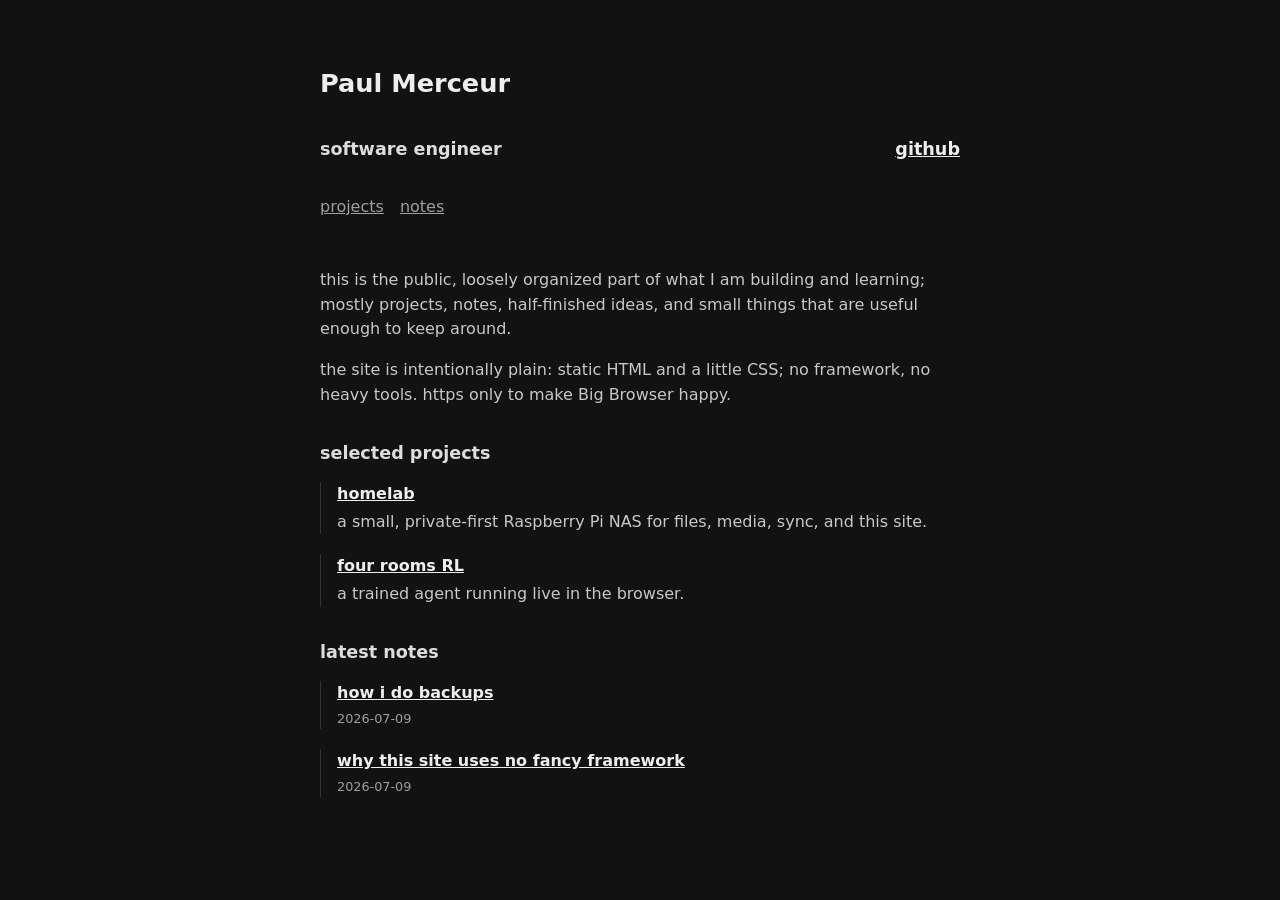
<file: index.html>
<!doctype html>
<html lang="en">
  <head>
    <meta charset="utf-8">
    <meta name="viewport" content="width=device-width, initial-scale=1">
    <title>Paul Merceur</title>
    <link rel="stylesheet" href="style.css?v=20260709-pages">
  </head>
  <body>
    <main>
      <h1><a href="./" style="text-decoration: none;">Paul Merceur</a></h1>
      <h2 style="display: flex; justify-content: space-between;">software engineer <a href="https://github.com/paulmerceur">github</a></h2>

      <nav aria-label="main navigation">
        <a href="projects.html">projects</a>
        <a href="notes.html">notes</a>
      </nav>

      <section>
        <p>
          this is the public, loosely organized part of what I am building and learning;
          mostly projects, notes, half-finished ideas, and small things that are useful enough to keep around.
        </p>
        <p>
          the site is intentionally plain: static HTML and a little CSS; no framework, no heavy tools.
          https only to make Big Browser happy.
        </p>

        <h2>selected projects</h2>
        <div class="index-list">
          <article>
            <h3><a href="projects/homelab.html">homelab</a></h3>
            <p>a small, private-first Raspberry Pi NAS for files, media, sync, and this site.</p>
          </article>
          <article>
            <h3><a href="projects/four-rooms.html">four rooms RL</a></h3>
            <p>a trained agent running live in the browser.</p>
          </article>
        </div>

        <h2>latest notes</h2>
        <div class="index-list">
          <article>
            <h3><a href="notes.html">how i do backups</a></h3>
            <time class="note-date" datetime="2026-07-09">2026-07-09</time>
          </article>
          <article>
            <h3><a href="notes.html">why this site uses no fancy framework</a></h3>
            <time class="note-date" datetime="2026-07-09">2026-07-09</time>
          </article>
        </div>
      </section>
    </main>
  </body>
</html>
</file>
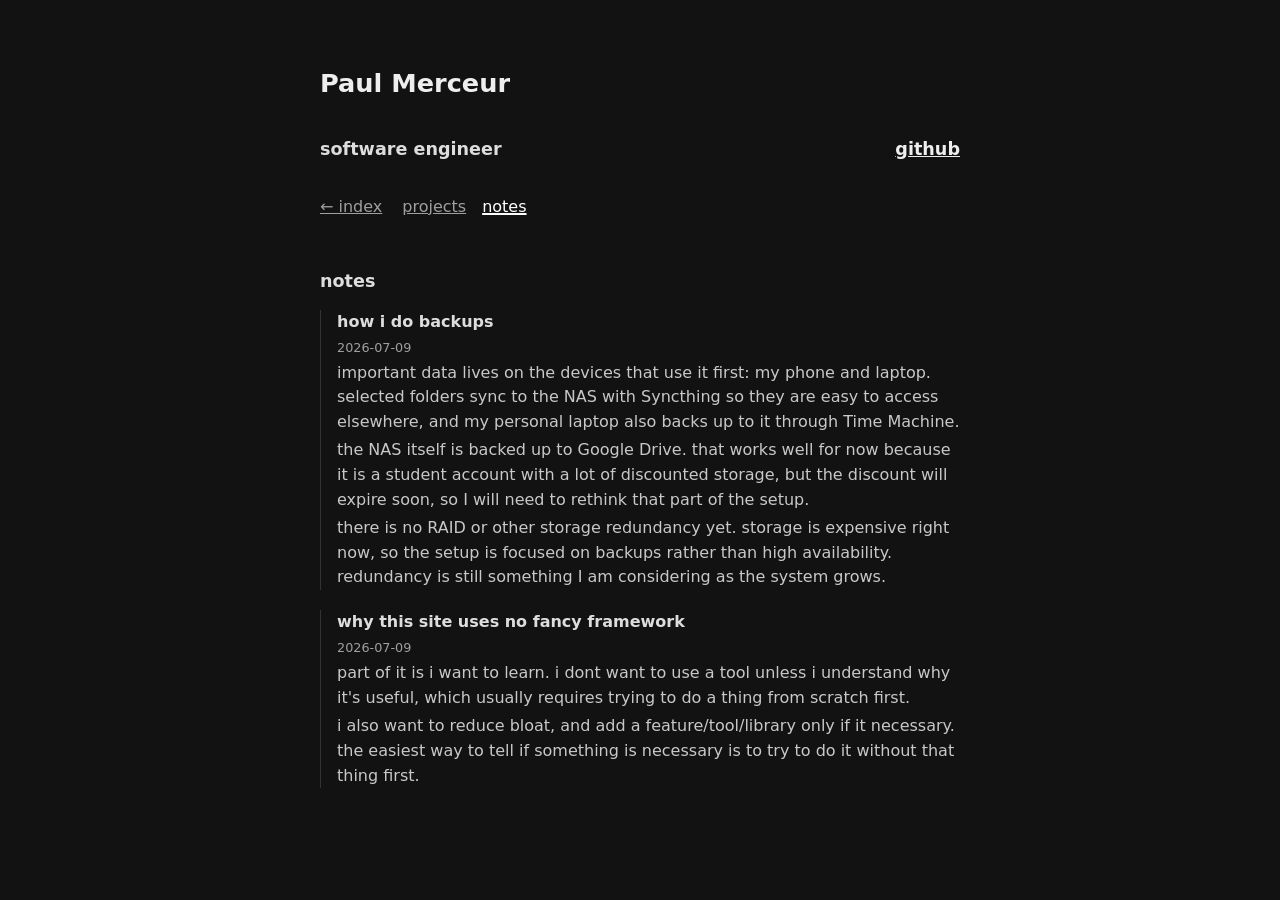
<file: notes.html>
<!doctype html>
<html lang="en">
  <head>
    <meta charset="utf-8">
    <meta name="viewport" content="width=device-width, initial-scale=1">
    <title>Notes · Paul Merceur</title>
    <link rel="stylesheet" href="style.css?v=20260709-pages">
  </head>
  <body>
    <main>
      <h1><a href="./" style="text-decoration: none;">Paul Merceur</a></h1>
      <h2 style="display: flex; justify-content: space-between;">software engineer <a href="https://github.com/paulmerceur">github</a></h2>

      <nav aria-label="main navigation">
        <a href="./" class="nav-back">← index</a>
        <a href="projects.html">projects</a>
        <a href="notes.html" aria-current="page">notes</a>
      </nav>

      <section>
        <h2>notes</h2>
        <div class="index-list">
          <article>
            <h3>how i do backups</h3>
            <time class="note-date" datetime="2026-07-09">2026-07-09</time>
            <p>
              important data lives on the devices that use it first: my phone and laptop. selected folders
              sync to the NAS with Syncthing so they are easy to access elsewhere, and my personal laptop
              also backs up to it through Time Machine.
            </p>
            <p>
              the NAS itself is backed up to Google Drive. that works well for now because it is a student
              account with a lot of discounted storage, but the discount will expire soon, so I will need to
              rethink that part of the setup.
            </p>
            <p>
              there is no RAID or other storage redundancy yet. storage is expensive right now, so the setup
              is focused on backups rather than high availability. redundancy is still something I am
              considering as the system grows.
            </p>
          </article>
          <article>
            <h3>why this site uses no fancy framework</h3>
            <time class="note-date" datetime="2026-07-09">2026-07-09</time>
            <p>
              part of it is i want to learn. i dont want to use a tool unless i understand why it's useful,
              which usually requires trying to do a thing from scratch first.
            </p>
            <p>
              i also want to reduce bloat, and add a feature/tool/library only if it necessary.
              the easiest way to tell if something is necessary is to try to do it without that thing first.
            </p>
          </article>
        </div>
      </section>
    </main>
  </body>
</html>
</file>
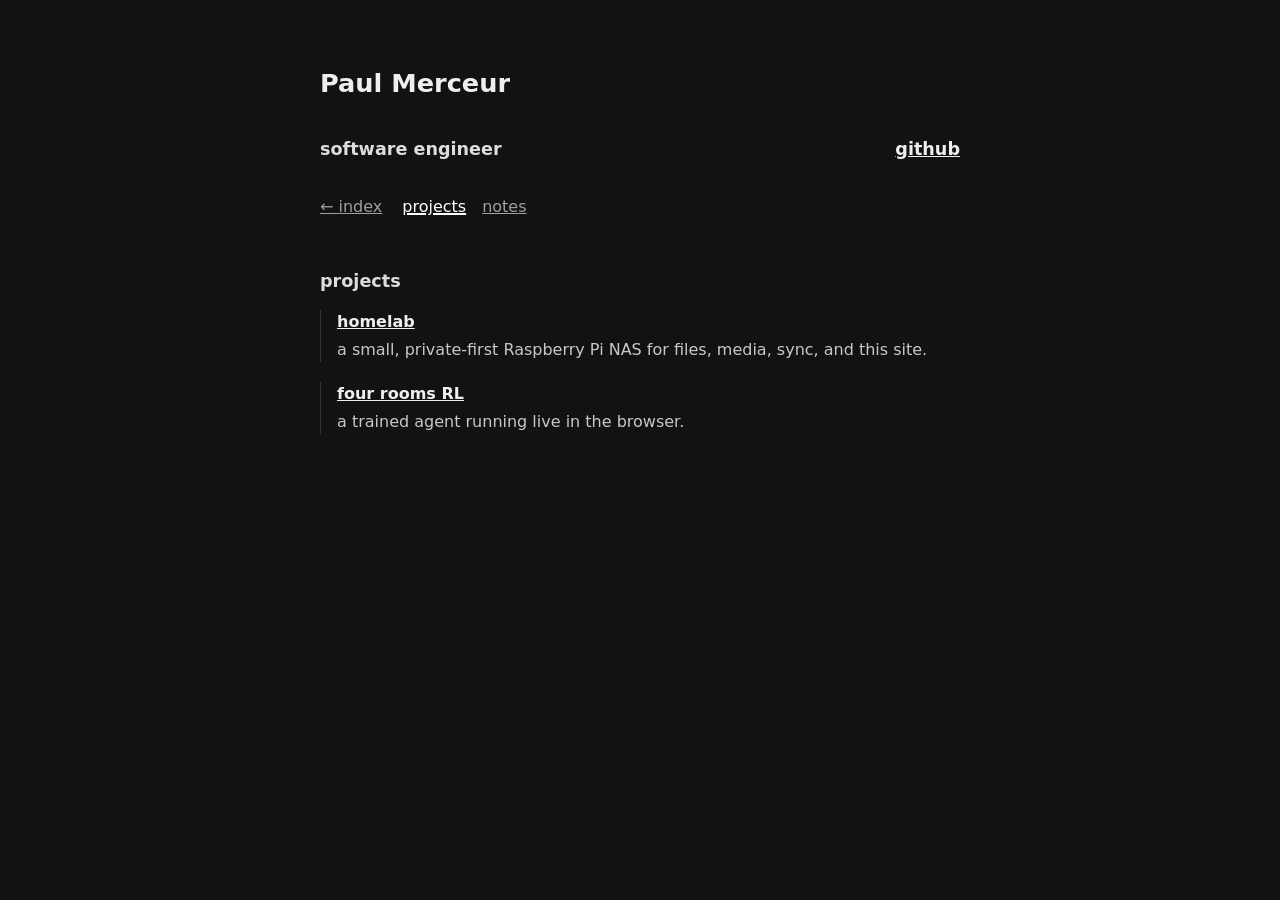
<file: projects.html>
<!doctype html>
<html lang="en">
  <head>
    <meta charset="utf-8">
    <meta name="viewport" content="width=device-width, initial-scale=1">
    <title>Projects · Paul Merceur</title>
    <link rel="stylesheet" href="style.css?v=20260709-pages">
  </head>
  <body>
    <main>
      <h1><a href="./" style="text-decoration: none;">Paul Merceur</a></h1>
      <h2 style="display: flex; justify-content: space-between;">software engineer <a href="https://github.com/paulmerceur">github</a></h2>

      <nav aria-label="main navigation">
        <a href="./" class="nav-back">← index</a>
        <a href="projects.html" aria-current="page">projects</a>
        <a href="notes.html">notes</a>
      </nav>

      <section>
        <h2>projects</h2>
        <div class="index-list">
          <article>
            <h3><a href="projects/homelab.html">homelab</a></h3>
            <p>a small, private-first Raspberry Pi NAS for files, media, sync, and this site.</p>
          </article>
          <article>
            <h3><a href="projects/four-rooms.html">four rooms RL</a></h3>
            <p>a trained agent running live in the browser.</p>
          </article>
        </div>
      </section>
    </main>
  </body>
</html>
</file>
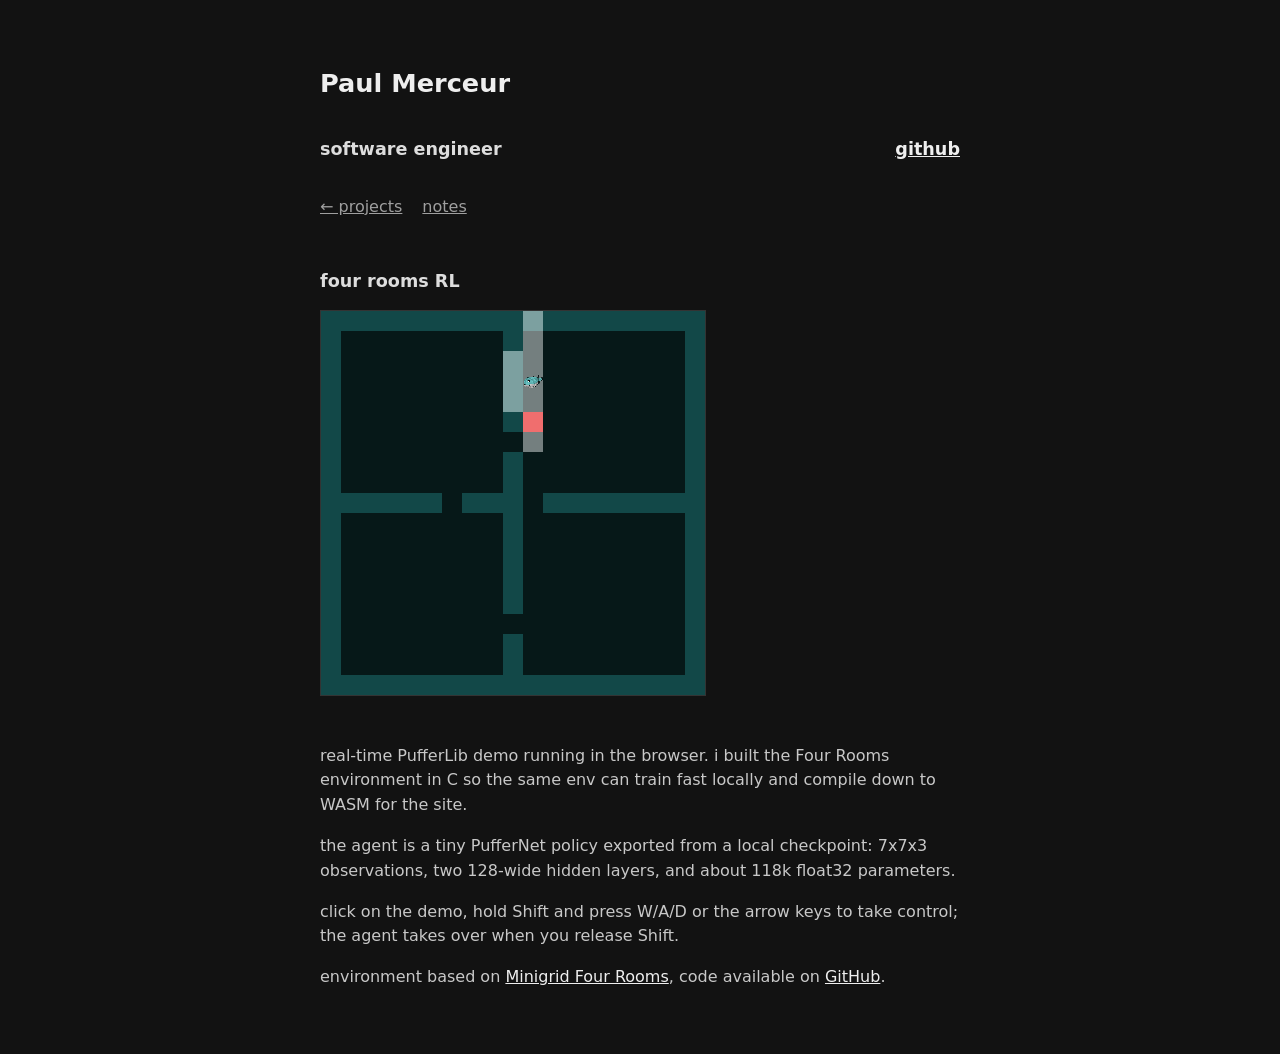
<file: projects/four-rooms.html>
<!doctype html>
<html lang="en">
  <head>
    <meta charset="utf-8">
    <meta name="viewport" content="width=device-width, initial-scale=1">
    <title>Four Rooms RL · Paul Merceur</title>
    <link rel="stylesheet" href="../style.css?v=20260709-pages">
  </head>
  <body>
    <main>
      <h1><a href="../" style="text-decoration: none;">Paul Merceur</a></h1>
      <h2 style="display: flex; justify-content: space-between;">software engineer <a href="https://github.com/paulmerceur">github</a></h2>

      <nav aria-label="main navigation">
        <a href="../projects.html" class="nav-back">← projects</a>
        <a href="../notes.html">notes</a>
      </nav>

      <section>
        <h2>four rooms RL</h2>
        <iframe class="demo-frame" src="../demos/four-rooms/game.html?v=20260706-four-rooms-retrained" title="PufferLib Four Rooms demo" loading="lazy"></iframe>
        <p>real-time PufferLib demo running in the browser. i built the Four Rooms environment in C so the same env can train fast locally and compile down to WASM for the site.</p>
        <p>the agent is a tiny PufferNet policy exported from a local checkpoint: 7x7x3 observations, two 128-wide hidden layers, and about 118k float32 parameters.</p>
        <p>click on the demo, hold Shift and press W/A/D or the arrow keys to take control; the agent takes over when you release Shift.</p>
        <p>environment based on <a href="https://minigrid.farama.org/environments/minigrid/FourRoomsEnv/">Minigrid Four Rooms</a>, code available on <a href="https://github.com/paulmerceur/PufferLib">GitHub</a>.</p>
      </section>
    </main>
  </body>
</html>
</file>
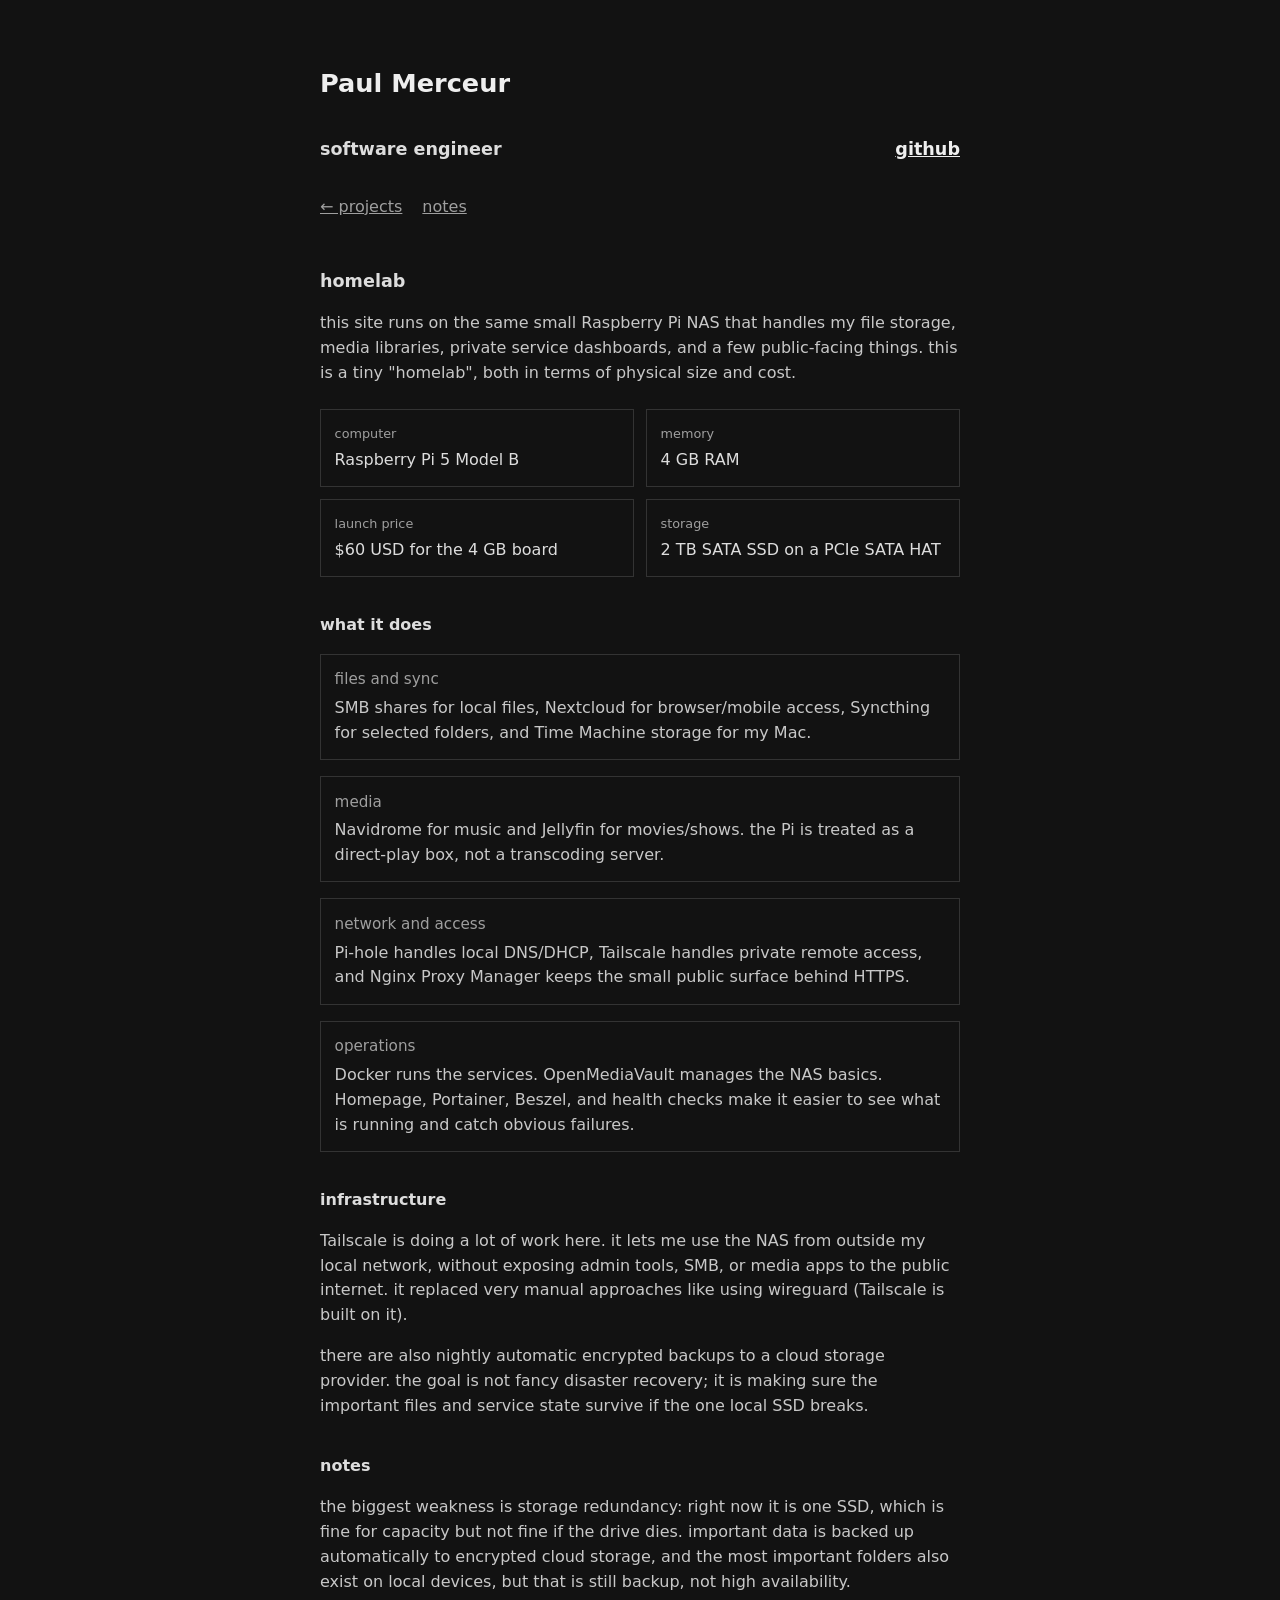
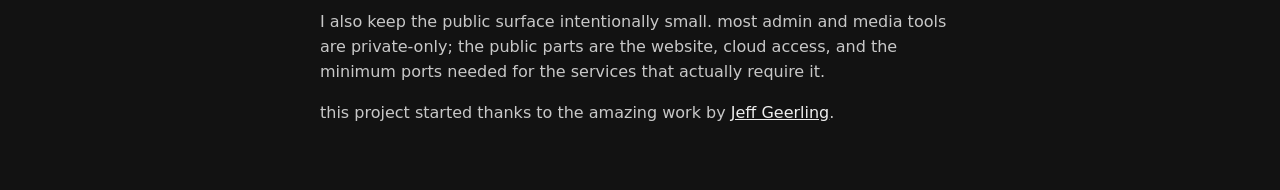
<file: projects/homelab.html>
<!doctype html>
<html lang="en">
  <head>
    <meta charset="utf-8">
    <meta name="viewport" content="width=device-width, initial-scale=1">
    <title>Homelab · Paul Merceur</title>
    <link rel="stylesheet" href="../style.css?v=20260709-pages">
  </head>
  <body>
    <main>
      <h1><a href="../" style="text-decoration: none;">Paul Merceur</a></h1>
      <h2 style="display: flex; justify-content: space-between;">software engineer <a href="https://github.com/paulmerceur">github</a></h2>

      <nav aria-label="main navigation">
        <a href="../projects.html" class="nav-back">← projects</a>
        <a href="../notes.html">notes</a>
      </nav>

      <section>
        <h2>homelab</h2>
        <p>
          this site runs on the same small Raspberry Pi NAS that handles my file storage,
          media libraries, private service dashboards, and a few public-facing things.
          this is a tiny "homelab", both in terms of physical size and cost.
        </p>

        <div class="small-grid" aria-label="homelab hardware summary">
          <div><strong>computer</strong><span>Raspberry Pi 5 Model B</span></div>
          <div><strong>memory</strong><span>4 GB RAM</span></div>
          <div><strong>launch price</strong><span>$60 USD for the 4 GB board</span></div>
          <div><strong>storage</strong><span>2 TB SATA SSD on a PCIe SATA HAT</span></div>
        </div>

        <h3>what it does</h3>
        <div class="large-grid">
          <div><h4>files and sync</h4><p>SMB shares for local files, Nextcloud for browser/mobile access, Syncthing for selected folders, and Time Machine storage for my Mac.</p></div>
          <div><h4>media</h4><p>Navidrome for music and Jellyfin for movies/shows. the Pi is treated as a direct-play box, not a transcoding server.</p></div>
          <div><h4>network and access</h4><p>Pi-hole handles local DNS/DHCP, Tailscale handles private remote access, and Nginx Proxy Manager keeps the small public surface behind HTTPS.</p></div>
          <div><h4>operations</h4><p>Docker runs the services. OpenMediaVault manages the NAS basics. Homepage, Portainer, Beszel, and health checks make it easier to see what is running and catch obvious failures.</p></div>
        </div>

        <h3>infrastructure</h3>
        <p>
          Tailscale is doing a lot of work here. it lets me use the NAS from outside my local network,
          without exposing admin tools, SMB, or media apps to the public internet.
          it replaced very manual approaches like using wireguard (Tailscale is built on it).
        </p>
        <p>
          there are also nightly automatic encrypted backups to a cloud storage provider. the goal
          is not fancy disaster recovery; it is making sure the important files and service state
          survive if the one local SSD breaks.
        </p>

        <h3>notes</h3>
        <p>
          the biggest weakness is storage redundancy: right now it is one SSD, which is fine for capacity
          but not fine if the drive dies. important data is backed up automatically to encrypted cloud
          storage, and the most important folders also exist on local devices, but that is still backup,
          not high availability.
        </p>
        <p>
          I also keep the public surface intentionally small. most admin and media tools are private-only;
          the public parts are the website, cloud access, and the minimum ports needed for the services
          that actually require it.
        </p>
        <p>this project started thanks to the amazing work by <a href="https://youtu.be/l30sADfDiM8?si=21SyOgr9JHKaqIbh">Jeff Geerling</a>.</p>
      </section>
    </main>
  </body>
</html>
</file>
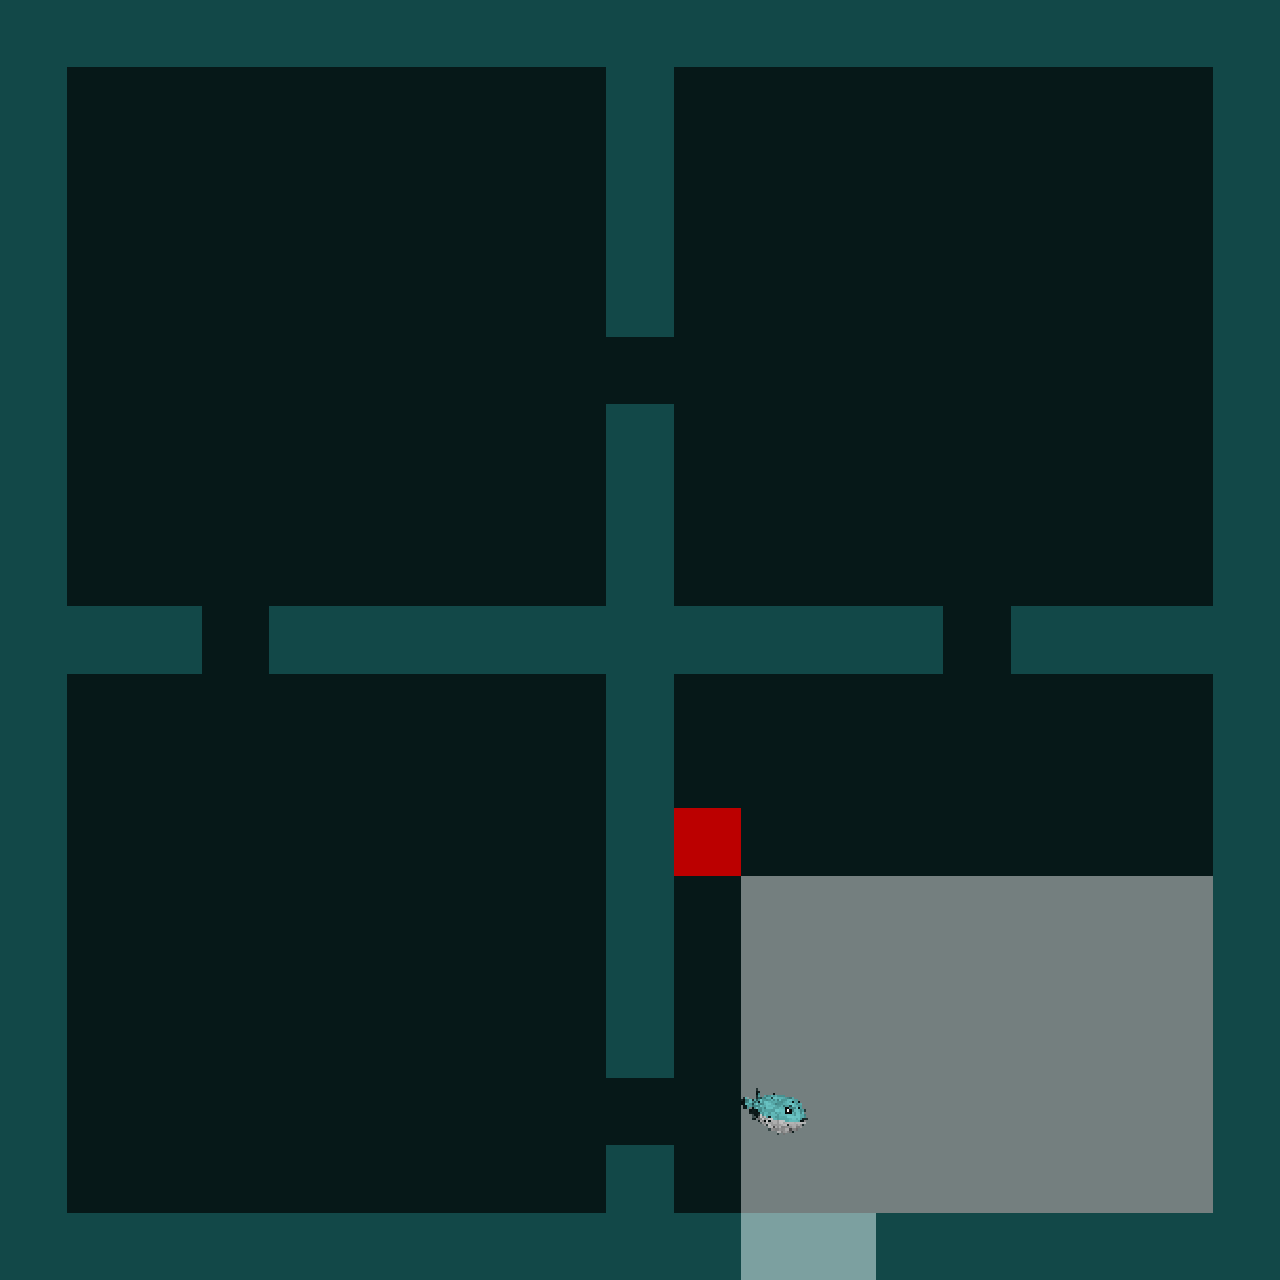
<file: demos/four-rooms/game.html>
<!doctype html>
<html lang="en">
  <head>
    <meta charset="utf-8">
    <meta name="viewport" content="width=device-width, initial-scale=1">
    <title>PufferLib Four Rooms</title>
    <style>
      html,
      body {
        margin: 0;
        overflow: hidden;
        background: #000000;
      }

      canvas.emscripten {
        display: block;
        width: 100%;
        height: auto;
        border: 0;
        background: #000000;
        image-rendering: pixelated;
      }
    </style>
  </head>
  <body>
    <canvas class="emscripten" id="canvas" oncontextmenu="event.preventDefault()" tabindex="-1"></canvas>
    <script>
      const assetVersion = "20260706-four-rooms-retrained";
      var Module = {
        canvas: document.getElementById("canvas"),
        locateFile: (path) => `${path}?v=${assetVersion}`
      };
    </script>
    <script src="game.js?v=20260706-four-rooms-retrained" async></script>
  </body>
</html>
</file>
<file: style.css>
body {
  margin: 0;
  background: #121212;
  color: #dddddd;
  font: 16px/1.55 system-ui, -apple-system, BlinkMacSystemFont, "Segoe UI", sans-serif;
}

main {
  max-width: 40rem;
  margin: 4rem auto;
  padding: 0 1rem;
}

section {
  margin-top: 3rem;
}

h1 {
  font-size: 1.6rem;
}

h1 a {
  text-decoration: none;
}

h2 {
  margin-top: 2rem;
  font-size: 1.1rem;
}

.title-row {
  display: flex;
  justify-content: space-between;
}

h3 {
  margin-top: 2.25rem;
  font-size: 1rem;
}

h4 {
  margin: 0 0 0.35rem;
  font-size: 0.95rem;
}

p {
  color: #c8c8c8;
}

a {
  color: #eeeeee;
}

a[aria-current="page"] {
  color: #ffffff;
  text-decoration-thickness: 2px;
}

nav {
  display: flex;
  gap: 1rem;
  margin-top: 2rem;
}

nav a {
  color: #9f9f9f;
}

.nav-back {
  margin-right: 0.25rem;
}

.index-list {
  display: grid;
  gap: 1.25rem;
}

.index-list article {
  border-left: 1px solid #333333;
  padding-left: 1rem;
}

.index-list h3 {
  margin: 0;
}

.note-date {
  color: #9f9f9f;
  display: block;
  font-size: 0.8rem;
  margin-top: 0.2rem;
}

.index-list p {
  margin: 0.2rem 0 0;
}

nav a[aria-current="page"] {
  color: #ffffff;
}

.small-grid {
  display: grid;
  grid-template-columns: repeat(2, minmax(0, 1fr));
  gap: 0.75rem;
  margin-top: 1.5rem;
}

.small-grid > div,
.large-grid > div {
  border: 1px solid #333333;
  padding: 0.85rem;
}

.small-grid strong,
.small-grid span,
.large-grid h4 {
  display: block;
}

.small-grid strong,
.large-grid h4 {
  color: #9f9f9f;
  font-weight: 500;
  margin-bottom: 0;
}

.small-grid strong {
  font-size: 0.8rem;
}

.small-grid span,
.large-grid p {
  margin-top: 0.25rem;
}

.large-grid {
  display: grid;
  gap: 1rem;
}

.large-grid p {
  margin-bottom: 0;
}

@media (max-width: 38rem) {
  .small-grid {
    grid-template-columns: 1fr;
  }
}

.demo-frame {
  display: block;
  width: min(100%, 24rem);
  aspect-ratio: 1 / 1;
  border: 1px solid #333333;
  background: #000000;
  margin-bottom: 3rem;
}
</file>
